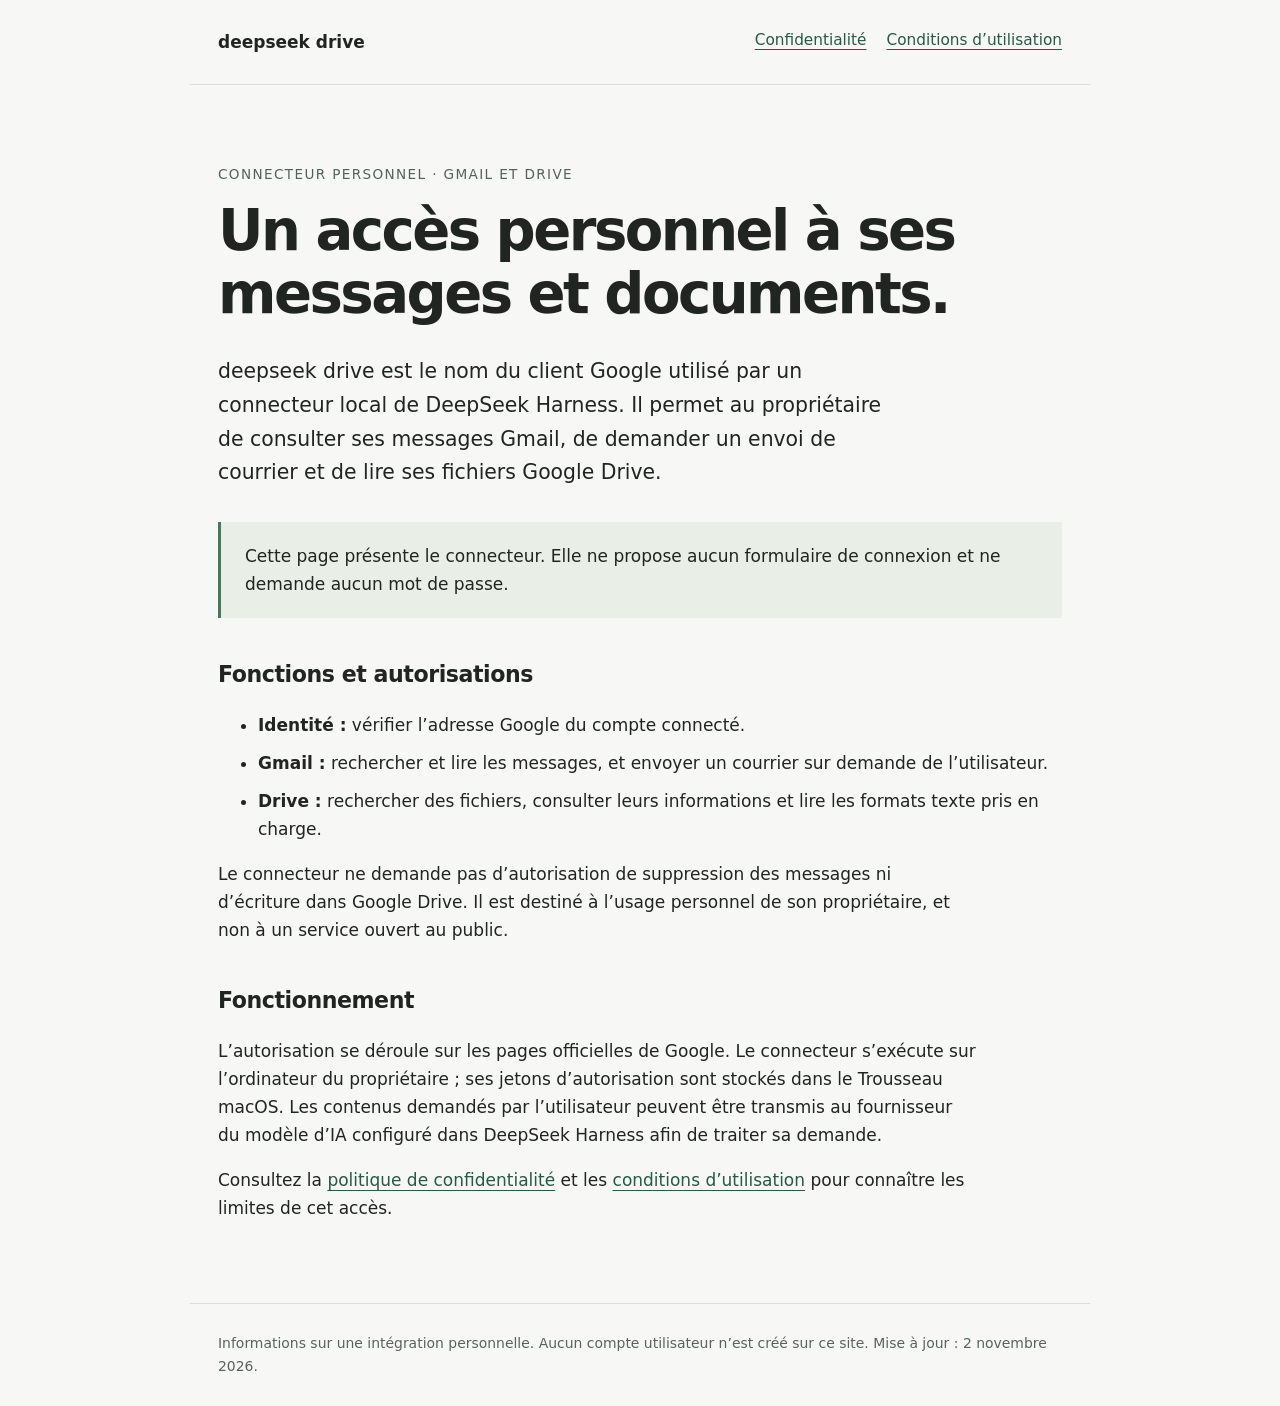
<file: index.html>
<!doctype html>
<html lang="fr"><head><meta charset="utf-8"><meta name="viewport" content="width=device-width,initial-scale=1"><meta name="description" content="Informations sur deepseek drive, connecteur personnel de messagerie et de documents pour DeepSeek Harness."><title>deepseek drive — Informations</title><link rel="stylesheet" href="style.css"></head>
<body><header><a class="brand" href="index.html">deepseek drive</a><nav aria-label="Navigation principale"><a href="confidentialite.html">Confidentialité</a><a href="conditions.html">Conditions d’utilisation</a></nav></header>
<main><p class="eyebrow">Connecteur personnel · Gmail et Drive</p><h1>Un accès personnel à ses messages et documents.</h1><p class="lead">deepseek drive est le nom du client Google utilisé par un connecteur local de DeepSeek Harness. Il permet au propriétaire de consulter ses messages Gmail, de demander un envoi de courrier et de lire ses fichiers Google Drive.</p>
<div class="notice">Cette page présente le connecteur. Elle ne propose aucun formulaire de connexion et ne demande aucun mot de passe.</div>
<h2>Fonctions et autorisations</h2><ul><li><strong>Identité :</strong> vérifier l’adresse Google du compte connecté.</li><li><strong>Gmail :</strong> rechercher et lire les messages, et envoyer un courrier sur demande de l’utilisateur.</li><li><strong>Drive :</strong> rechercher des fichiers, consulter leurs informations et lire les formats texte pris en charge.</li></ul><p>Le connecteur ne demande pas d’autorisation de suppression des messages ni d’écriture dans Google Drive. Il est destiné à l’usage personnel de son propriétaire, et non à un service ouvert au public.</p>
<h2>Fonctionnement</h2><p>L’autorisation se déroule sur les pages officielles de Google. Le connecteur s’exécute sur l’ordinateur du propriétaire ; ses jetons d’autorisation sont stockés dans le Trousseau macOS. Les contenus demandés par l’utilisateur peuvent être transmis au fournisseur du modèle d’IA configuré dans DeepSeek Harness afin de traiter sa demande.</p><p>Consultez la <a href="confidentialite.html">politique de confidentialité</a> et les <a href="conditions.html">conditions d’utilisation</a> pour connaître les limites de cet accès.</p></main>
<footer>Informations sur une intégration personnelle. Aucun compte utilisateur n’est créé sur ce site. Mise à jour : 2 novembre 2026.</footer></body></html>
</file>
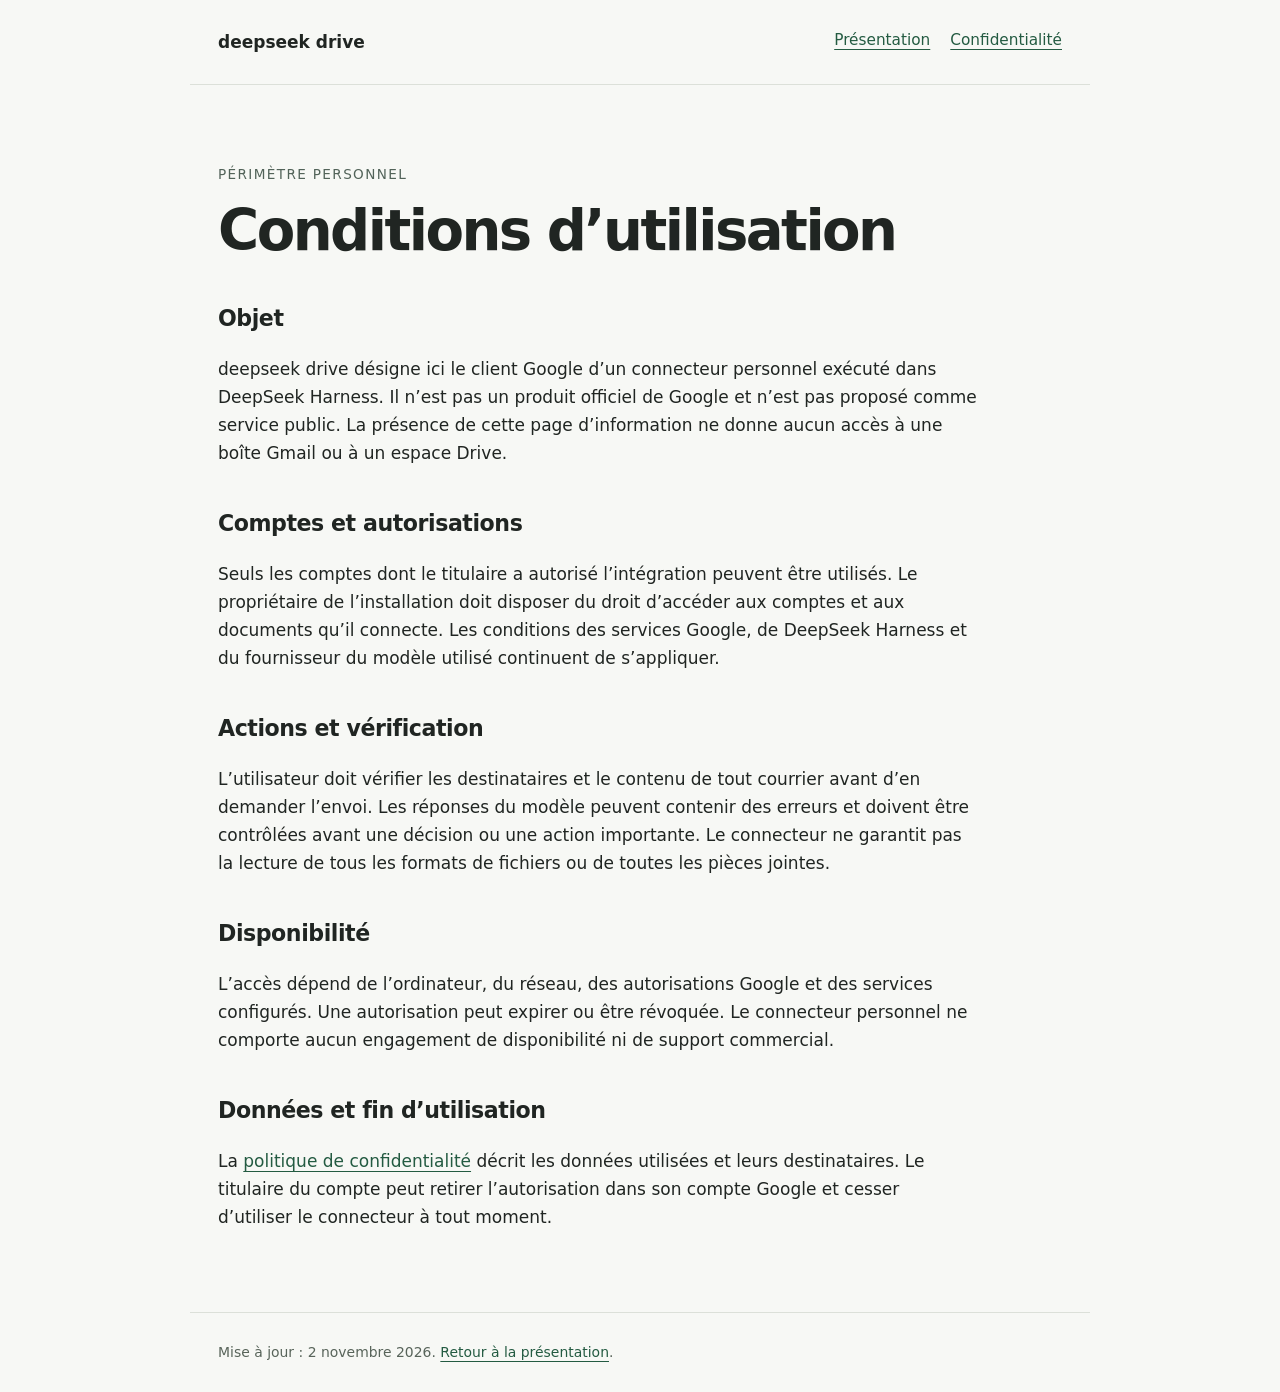
<file: conditions.html>
<!doctype html>
<html lang="fr"><head><meta charset="utf-8"><meta name="viewport" content="width=device-width,initial-scale=1"><meta name="description" content="Conditions d’utilisation du connecteur personnel deepseek drive."><title>Conditions d’utilisation — deepseek drive</title><link rel="stylesheet" href="style.css"></head>
<body><header><a class="brand" href="index.html">deepseek drive</a><nav aria-label="Navigation principale"><a href="index.html">Présentation</a><a href="confidentialite.html">Confidentialité</a></nav></header>
<main><p class="eyebrow">Périmètre personnel</p><h1>Conditions d’utilisation</h1><h2>Objet</h2><p>deepseek drive désigne ici le client Google d’un connecteur personnel exécuté dans DeepSeek Harness. Il n’est pas un produit officiel de Google et n’est pas proposé comme service public. La présence de cette page d’information ne donne aucun accès à une boîte Gmail ou à un espace Drive.</p>
<h2>Comptes et autorisations</h2><p>Seuls les comptes dont le titulaire a autorisé l’intégration peuvent être utilisés. Le propriétaire de l’installation doit disposer du droit d’accéder aux comptes et aux documents qu’il connecte. Les conditions des services Google, de DeepSeek Harness et du fournisseur du modèle utilisé continuent de s’appliquer.</p>
<h2>Actions et vérification</h2><p>L’utilisateur doit vérifier les destinataires et le contenu de tout courrier avant d’en demander l’envoi. Les réponses du modèle peuvent contenir des erreurs et doivent être contrôlées avant une décision ou une action importante. Le connecteur ne garantit pas la lecture de tous les formats de fichiers ou de toutes les pièces jointes.</p>
<h2>Disponibilité</h2><p>L’accès dépend de l’ordinateur, du réseau, des autorisations Google et des services configurés. Une autorisation peut expirer ou être révoquée. Le connecteur personnel ne comporte aucun engagement de disponibilité ni de support commercial.</p>
<h2>Données et fin d’utilisation</h2><p>La <a href="confidentialite.html">politique de confidentialité</a> décrit les données utilisées et leurs destinataires. Le titulaire du compte peut retirer l’autorisation dans son compte Google et cesser d’utiliser le connecteur à tout moment.</p></main>
<footer>Mise à jour : 2 novembre 2026. <a href="index.html">Retour à la présentation</a>.</footer></body></html>
</file>
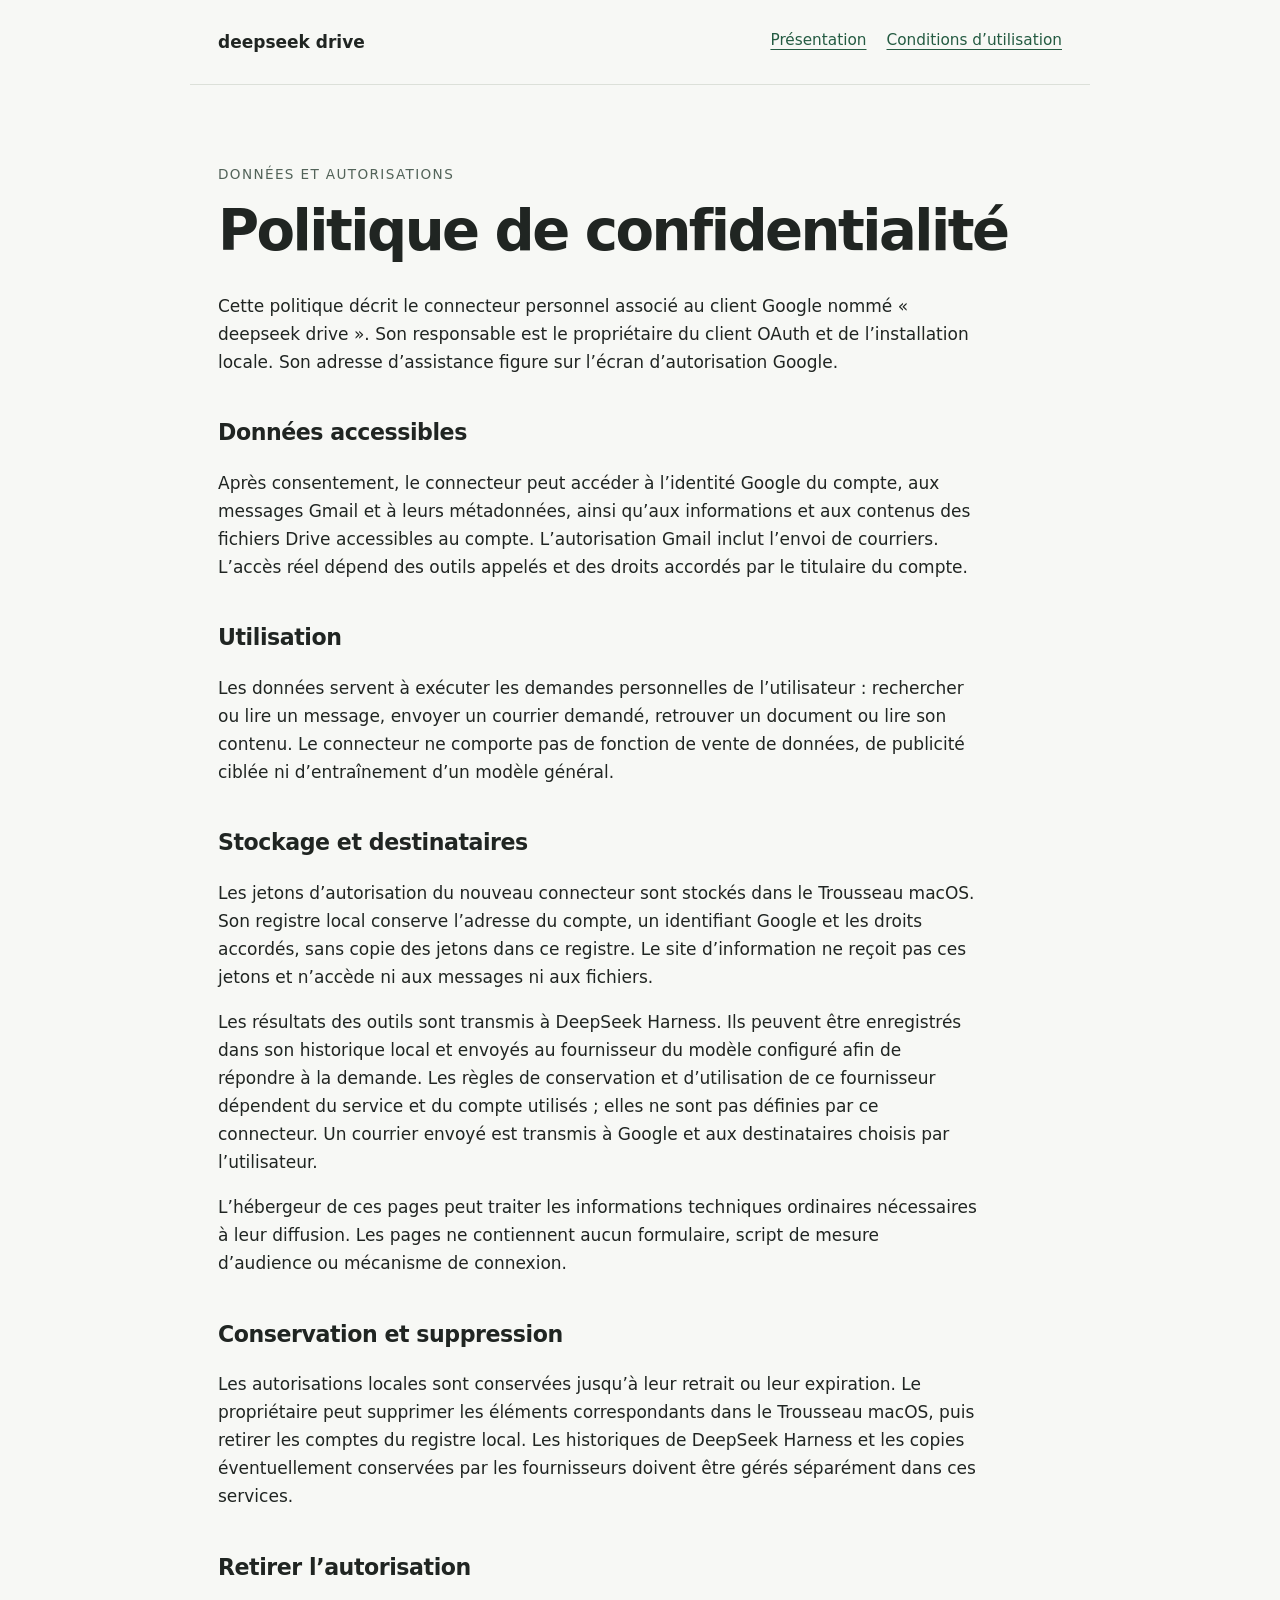
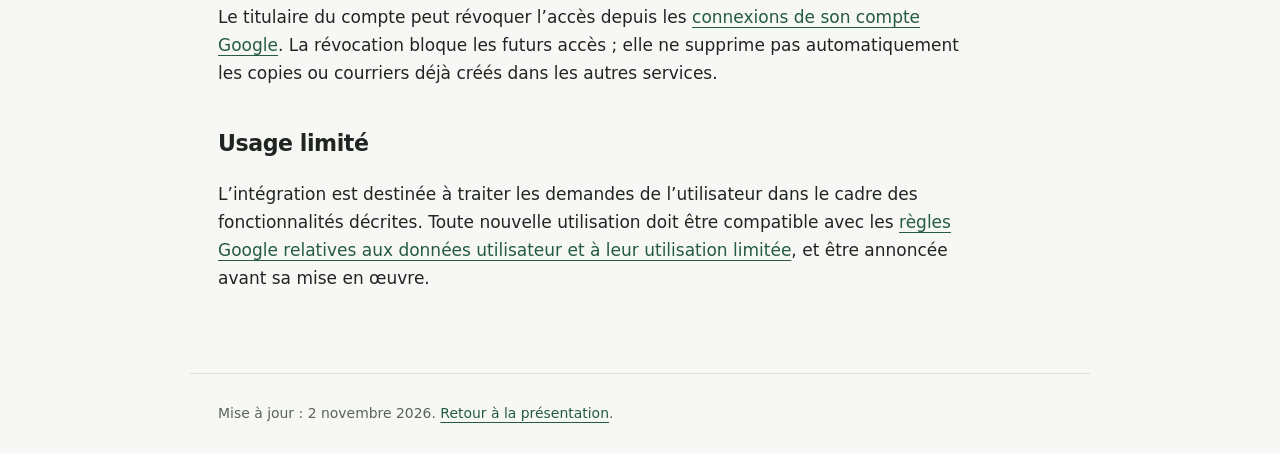
<file: confidentialite.html>
<!doctype html>
<html lang="fr"><head><meta charset="utf-8"><meta name="viewport" content="width=device-width,initial-scale=1"><meta name="description" content="Utilisation des données Google par le connecteur personnel deepseek drive."><title>Confidentialité — deepseek drive</title><link rel="stylesheet" href="style.css"></head>
<body><header><a class="brand" href="index.html">deepseek drive</a><nav aria-label="Navigation principale"><a href="index.html">Présentation</a><a href="conditions.html">Conditions d’utilisation</a></nav></header>
<main><p class="eyebrow">Données et autorisations</p><h1>Politique de confidentialité</h1><p>Cette politique décrit le connecteur personnel associé au client Google nommé « deepseek drive ». Son responsable est le propriétaire du client OAuth et de l’installation locale. Son adresse d’assistance figure sur l’écran d’autorisation Google.</p>
<h2>Données accessibles</h2><p>Après consentement, le connecteur peut accéder à l’identité Google du compte, aux messages Gmail et à leurs métadonnées, ainsi qu’aux informations et aux contenus des fichiers Drive accessibles au compte. L’autorisation Gmail inclut l’envoi de courriers. L’accès réel dépend des outils appelés et des droits accordés par le titulaire du compte.</p>
<h2>Utilisation</h2><p>Les données servent à exécuter les demandes personnelles de l’utilisateur : rechercher ou lire un message, envoyer un courrier demandé, retrouver un document ou lire son contenu. Le connecteur ne comporte pas de fonction de vente de données, de publicité ciblée ni d’entraînement d’un modèle général.</p>
<h2>Stockage et destinataires</h2><p>Les jetons d’autorisation du nouveau connecteur sont stockés dans le Trousseau macOS. Son registre local conserve l’adresse du compte, un identifiant Google et les droits accordés, sans copie des jetons dans ce registre. Le site d’information ne reçoit pas ces jetons et n’accède ni aux messages ni aux fichiers.</p><p>Les résultats des outils sont transmis à DeepSeek Harness. Ils peuvent être enregistrés dans son historique local et envoyés au fournisseur du modèle configuré afin de répondre à la demande. Les règles de conservation et d’utilisation de ce fournisseur dépendent du service et du compte utilisés ; elles ne sont pas définies par ce connecteur. Un courrier envoyé est transmis à Google et aux destinataires choisis par l’utilisateur.</p><p>L’hébergeur de ces pages peut traiter les informations techniques ordinaires nécessaires à leur diffusion. Les pages ne contiennent aucun formulaire, script de mesure d’audience ou mécanisme de connexion.</p>
<h2>Conservation et suppression</h2><p>Les autorisations locales sont conservées jusqu’à leur retrait ou leur expiration. Le propriétaire peut supprimer les éléments correspondants dans le Trousseau macOS, puis retirer les comptes du registre local. Les historiques de DeepSeek Harness et les copies éventuellement conservées par les fournisseurs doivent être gérés séparément dans ces services.</p>
<h2>Retirer l’autorisation</h2><p>Le titulaire du compte peut révoquer l’accès depuis les <a href="https://myaccount.google.com/connections">connexions de son compte Google</a>. La révocation bloque les futurs accès ; elle ne supprime pas automatiquement les copies ou courriers déjà créés dans les autres services.</p>
<h2>Usage limité</h2><p>L’intégration est destinée à traiter les demandes de l’utilisateur dans le cadre des fonctionnalités décrites. Toute nouvelle utilisation doit être compatible avec les <a href="https://developers.google.com/terms/api-services-user-data-policy">règles Google relatives aux données utilisateur et à leur utilisation limitée</a>, et être annoncée avant sa mise en œuvre.</p></main>
<footer>Mise à jour : 2 novembre 2026. <a href="index.html">Retour à la présentation</a>.</footer></body></html>
</file>
<file: style.css>
:root{font-family:system-ui,-apple-system,BlinkMacSystemFont,"Segoe UI",sans-serif;color:#202522;background:#f7f8f5;font-size:17px;line-height:1.65}*{box-sizing:border-box}body{margin:0}header,main,footer{max-width:900px;margin:auto;padding:28px}header{display:flex;gap:22px;justify-content:space-between;flex-wrap:wrap;border-bottom:1px solid #dce0d9}a{color:#245b42;text-underline-offset:4px}nav{display:flex;gap:20px;flex-wrap:wrap;font-size:.9rem}.brand{font-weight:750;text-decoration:none;color:inherit}main{padding-top:64px;padding-bottom:64px;min-height:70vh}h1{font-size:clamp(2.1rem,5vw,3.3rem);letter-spacing:-.045em;line-height:1.13;margin:12px 0 30px}h2{font-size:1.3rem;letter-spacing:-.02em;margin-top:38px}.eyebrow{font-size:.8rem;text-transform:uppercase;letter-spacing:.1em;color:#526359}.lead{font-size:1.2rem;max-width:680px}.notice{background:#e9efe6;padding:20px 24px;border-left:3px solid #49775c;margin:32px 0}li{margin:10px 0}footer{font-size:.82rem;color:#58645a;border-top:1px solid #dce0d9}p{max-width:760px}a:focus-visible{outline:3px solid #245b42;outline-offset:5px}@media(max-width:550px){header,main,footer{padding:22px}main{padding-top:40px}nav{gap:12px}}
</file>
